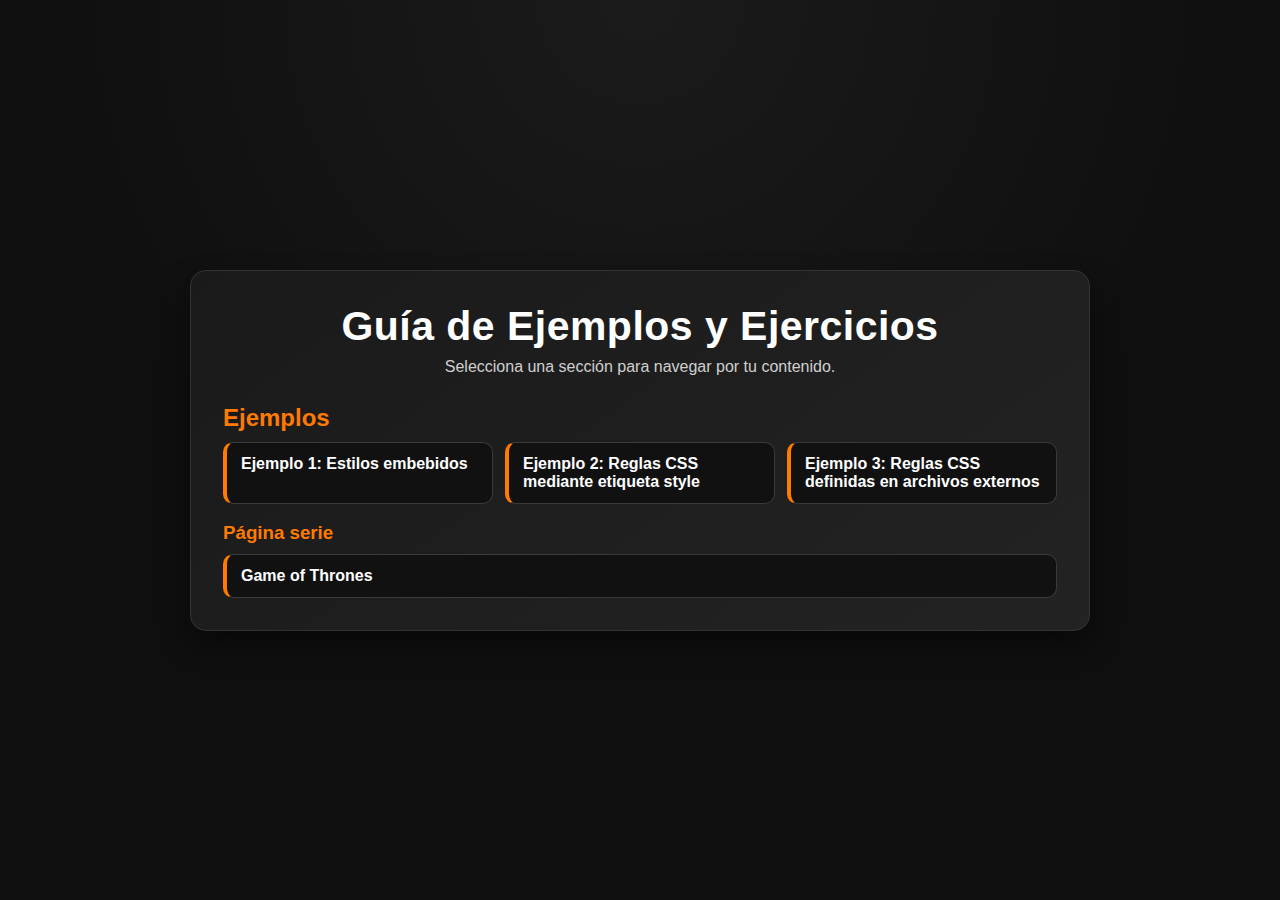
<file: index.html>
<!DOCTYPE html>
<html lang="es">
<head>
  <meta charset="UTF-8">
  <meta name="viewport" content="width=device-width, initial-scale=1.0">
  <title>Guía de Ejemplos y Ejercicios</title>
  <style>
    :root {
      --bg: #0f0f0f;
      --surface: #1a1a1a;
      --surface-2: #232323;
      --text: #ffffff;
      --muted: #cfcfcf;
      --accent: #ff7a00;
      --accent-hover: #ff922e;
    }

    * {
      box-sizing: border-box;
    }

    body {
      margin: 0;
      min-height: 100vh;
      font-family: "Segoe UI", Tahoma, Geneva, Verdana, sans-serif;
      background: radial-gradient(circle at top, #1b1b1b 0%, var(--bg) 55%);
      color: var(--text);
      display: flex;
      align-items: center;
      justify-content: center;
      padding: 24px;
    }

    .container {
      width: min(900px, 100%);
      background: linear-gradient(145deg, var(--surface) 0%, var(--surface-2) 100%);
      border: 1px solid #333;
      border-radius: 16px;
      padding: 32px;
      box-shadow: 0 12px 28px rgba(0, 0, 0, 0.45);
    }

    h1 {
      margin: 0 0 8px;
      text-align: center;
      font-size: clamp(1.8rem, 3.2vw, 2.6rem);
      color: var(--text);
      letter-spacing: 0.5px;
    }

    .subtitle {
      margin: 0 0 28px;
      text-align: center;
      color: var(--muted);
      font-size: 1rem;
    }

    .links h2,
    .links h3 {
      color: var(--accent);
      margin: 18px 0 10px;
      text-align: left;
    }

    .link-grid {
      display: grid;
      grid-template-columns: repeat(auto-fit, minmax(250px, 1fr));
      gap: 12px;
    }

    a {
      display: block;
      background: #111;
      color: var(--text);
      text-decoration: none;
      border: 1px solid #3a3a3a;
      border-left: 4px solid var(--accent);
      border-radius: 10px;
      padding: 12px 14px;
      font-weight: 600;
      transition: transform 0.2s ease, border-color 0.2s ease, background 0.2s ease;
    }

    a:hover {
      background: #1f1f1f;
      border-color: var(--accent-hover);
      transform: translateY(-2px);
    }

    @media (max-width: 600px) {
      .container {
        padding: 22px;
      }
    }
  </style>
</head>
<body>
  <main class="container">
    <h1>Guía de Ejemplos y Ejercicios</h1>
    <p class="subtitle">Selecciona una sección para navegar por tu contenido.</p>

    <div class="links">
      <h2>Ejemplos</h2>
      <div class="link-grid">
        <a href="estilos_embebidos.html">Ejemplo 1: Estilos embebidos</a>
        <a href="ejemplo2.html">Ejemplo 2: Reglas CSS mediante etiqueta style</a>
        <a href="paises.html">Ejemplo 3: Reglas CSS definidas en archivos externos</a>
      </div>

      <h3>Página serie</h3>
      <div class="link-grid">
        <a href="gameofthrones.html">Game of Thrones</a>
      </div>
    </div>
  </main>
</body>
</html>
</file>
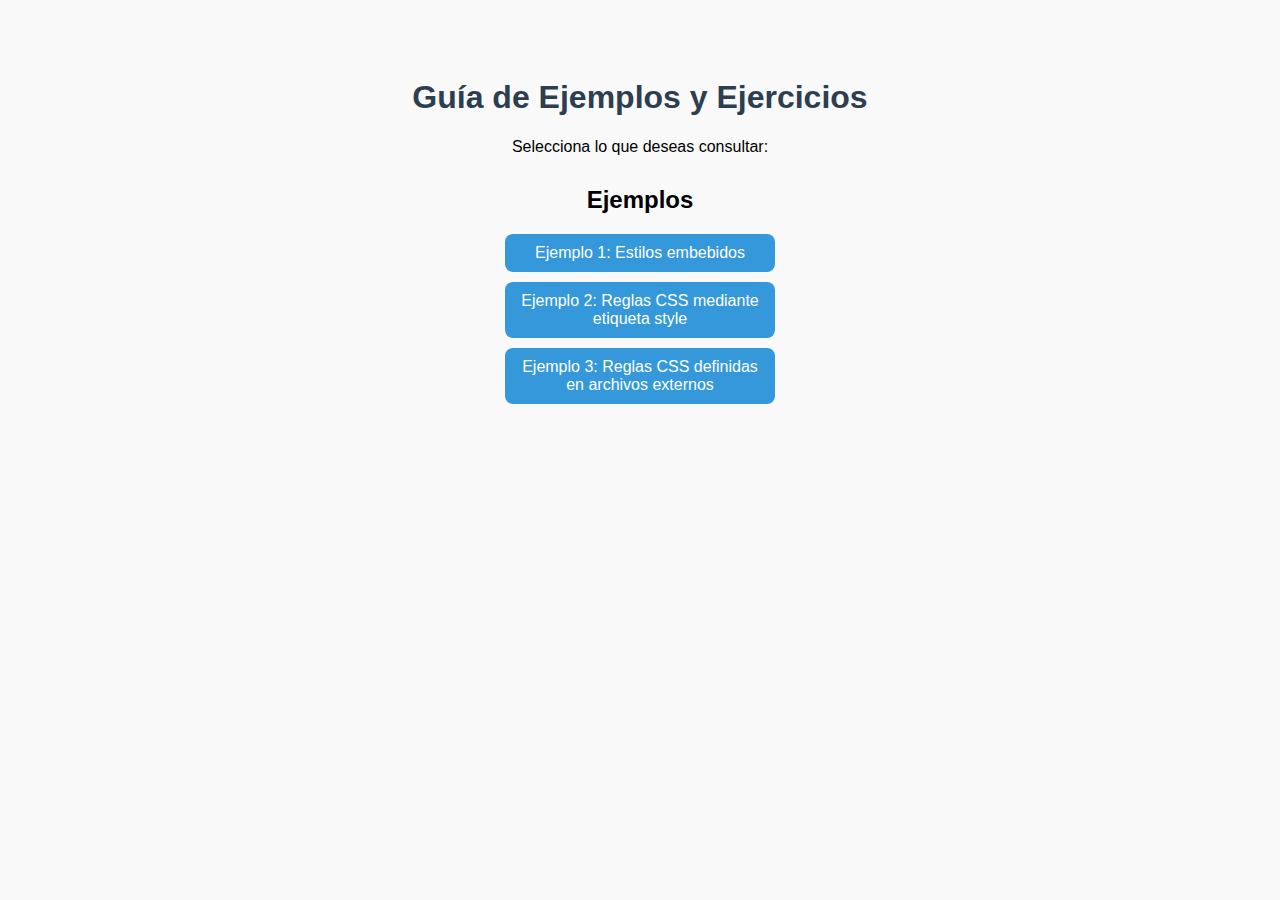
<file: css/index.html>
<!DOCTYPE html>
<html lang="es">
<head>
  <meta charset="UTF-8">
  <meta name="viewport" content="width=device-width, initial-scale=1.0">
  <title>Guía de Ejemplos y Ejercicios</title>
  <style>
    body {
      font-family: Arial, sans-serif;
      background: #f9f9f9;
      text-align: center;
      padding: 50px;
    }
    h1 {
      color: #2c3e50;
    }
    .links {
      margin-top: 30px;
    }
    a {
      display: block;
      margin: 10px;
      padding: 10px;
      text-decoration: none;
      color: white;
      background: #3498db;
      border-radius: 8px;
      width: 250px;
      margin-left: auto;
      margin-right: auto;
    }
    a:hover {
      background: #2980b9;
    }
  </style>
</head>
<body>
  <h1>Guía de Ejemplos y Ejercicios</h1>
  <p>Selecciona lo que deseas consultar:</p>
  
  <div class="links">
    <h2>Ejemplos</h2>
    <a href="estilos_embebidos.html">Ejemplo 1: Estilos embebidos</a>
    <a href="ejemplo2.html">Ejemplo 2: Reglas CSS mediante etiqueta style </a>
    <a href="paises.html">Ejemplo 3: Reglas CSS definidas en archivos externos</a>

  </div>
</body>
</html>
</file>
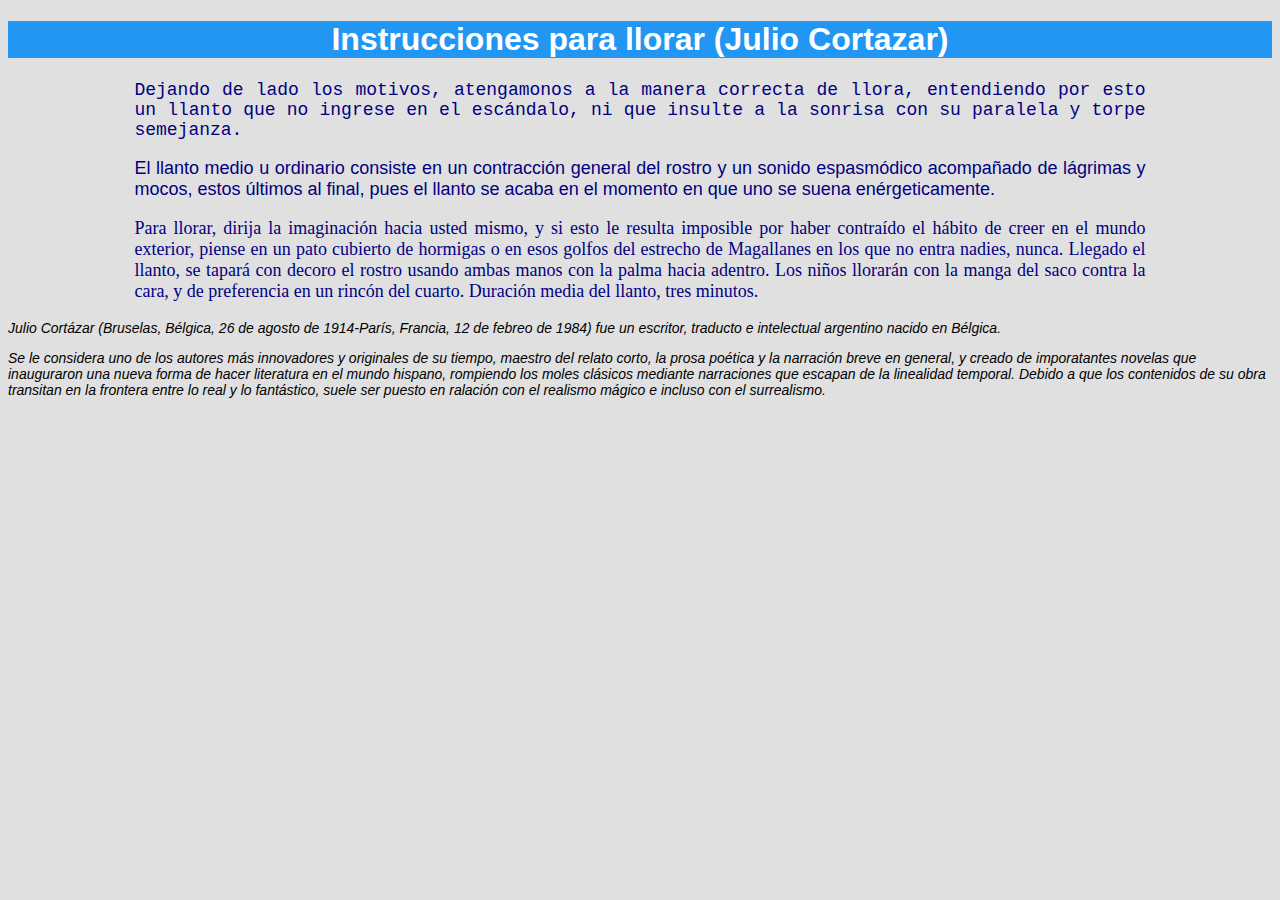
<file: ejemplo2.html>
<!DOCTYPE html>
<html lang="en">
<head>
    <meta charset="UTF-8">
    <meta name="viewport" content="width=device-width, initial-scale=1.0">
    <title>Usando la etiqueta style</title>
    <style>
        body{
            background-color: #E0E0E0;
            font-family: Arial, sans-serif;
        }
        h1{
            background-color: #2196F3;
            color: white;
            text-align: center;
        }
        div.contenido{
            margin:0 auto;
            width: 80%;
        }
        p{
            font-size: 18px;
        }
        .cuento{
            color: navy;
            text-align: justify;
        }

        .parrafo1{
            font-family: "Courier New", monospace;
        }
        .parrafo2{
            font-family: Verdana, Geneva, sans-serif;
        }
        .parrafo3{
            font-family: Georgia, "Times New Roman", Times, serif;
        }

        div.autor{
            font-style: italic;
        }
        p.julio{
            font-size: 14px;
        }

    </style>
</head>
<body>
    <h1> Instrucciones para llorar (Julio Cortazar)</h1>
    <div class="contenido">
        <p class="cuento parrafo1">Dejando de lado los motivos, atengamonos a la manera correcta de llora, entendiendo por esto un llanto que no ingrese en el escándalo, ni que insulte a la sonrisa con su paralela y torpe semejanza.</p>

        <p class="cuento parrafo2"> El llanto medio u ordinario consiste en un contracción general del rostro y un sonido espasmódico acompañado de lágrimas y mocos, estos últimos al final, pues el llanto se acaba en el momento en que uno se suena enérgeticamente.</p>

        <p class="cuento parrafo3">Para llorar, dirija la imaginación hacia usted mismo, y si esto le resulta imposible por haber contraído el hábito de creer en el mundo exterior, piense en un pato cubierto de hormigas o en esos golfos del estrecho de Magallanes en los que no entra nadies, nunca. Llegado el llanto, se tapará con decoro el rostro usando ambas manos con la palma hacia adentro. Los niños llorarán con la manga del saco contra la cara, y de preferencia en un rincón del cuarto. Duración media del llanto, tres minutos.</p>
    </div>
    <div class="autor">
        <p class="julio">
            Julio Cortázar (Bruselas, Bélgica, 26 de agosto de 1914-París, Francia, 12 de febreo de 1984) fue un escritor, traducto e intelectual argentino nacido en Bélgica.
        </p>
        <p class="julio">
            Se le considera uno de los autores más innovadores y originales de su tiempo, maestro del relato corto, la prosa poética y la narración breve en general, y creado de imporatantes novelas que inauguraron una nueva forma de hacer literatura en el mundo hispano, rompiendo los moles clásicos mediante narraciones que escapan de la linealidad temporal. Debido a que los contenidos de su obra transitan en la frontera entre lo real y lo fantástico, suele ser puesto en ralación con el realismo mágico e incluso con el surrealismo.
        </p>
    </div>
</body>
</html>
</file>
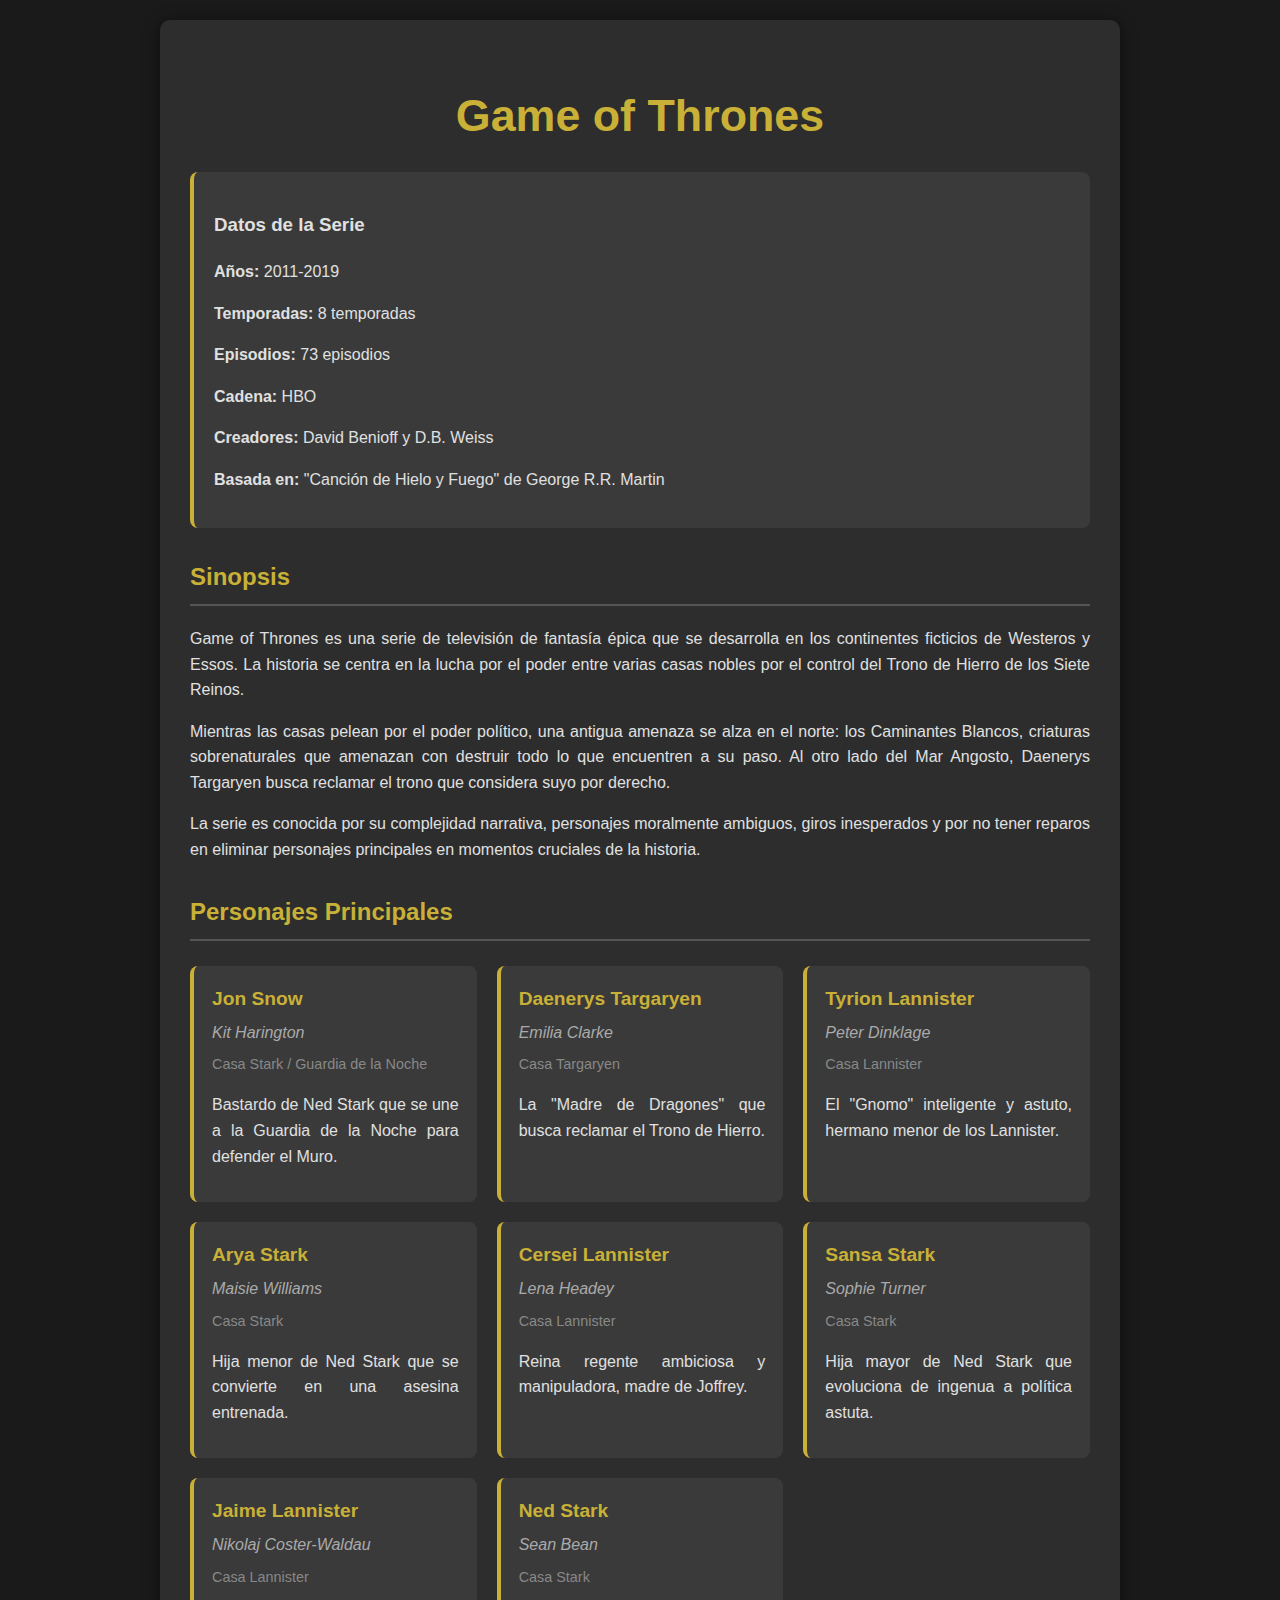
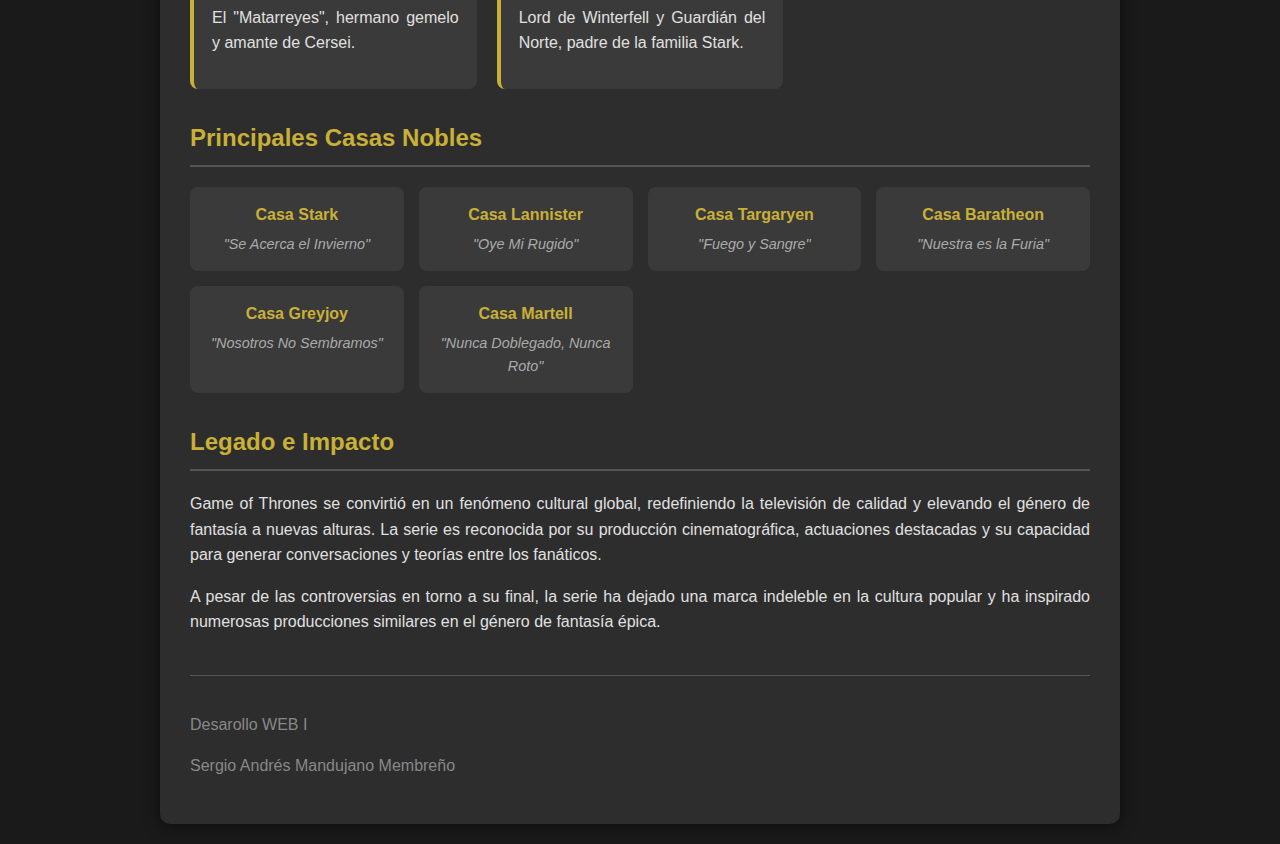
<file: gameofthrones.html>
<!DOCTYPE html>
<html lang="es">
<head>
    <meta charset="UTF-8">
    <meta name="viewport" content="width=device-width, initial-scale=1.0">
    <title>Game of Thrones</title>
    <link rel="stylesheet" href="css/estilosgot.css">
</head>
<body>
    <div class="container">
        <h1>Game of Thrones</h1>

        <div class="info-box">
            <h3>Datos de la Serie</h3>
            <p><strong>Años:</strong> 2011-2019</p>
            <p><strong>Temporadas:</strong> 8 temporadas</p>
            <p><strong>Episodios:</strong> 73 episodios</p>
            <p><strong>Cadena:</strong> HBO</p>
            <p><strong>Creadores:</strong> David Benioff y D.B. Weiss</p>
            <p><strong>Basada en:</strong> "Canción de Hielo y Fuego" de George R.R. Martin</p>
        </div>

        <h2>Sinopsis</h2>
        <p>Game of Thrones es una serie de televisión de fantasía épica que se desarrolla en los continentes ficticios de Westeros y Essos. La historia se centra en la lucha por el poder entre varias casas nobles por el control del Trono de Hierro de los Siete Reinos.</p>
        
        <p>Mientras las casas pelean por el poder político, una antigua amenaza se alza en el norte: los Caminantes Blancos, criaturas sobrenaturales que amenazan con destruir todo lo que encuentren a su paso. Al otro lado del Mar Angosto, Daenerys Targaryen busca reclamar el trono que considera suyo por derecho.</p>
        
        <p>La serie es conocida por su complejidad narrativa, personajes moralmente ambiguos, giros inesperados y por no tener reparos en eliminar personajes principales en momentos cruciales de la historia.</p>

        <h2>Personajes Principales</h2>
        <div class="characters-grid">
            <div class="character">
                <div class="character-name">Jon Snow</div>
                <div class="actor-name">Kit Harington</div>
                <div class="house">Casa Stark / Guardia de la Noche</div>
                <p>Bastardo de Ned Stark que se une a la Guardia de la Noche para defender el Muro.</p>
            </div>
            
            <div class="character">
                <div class="character-name">Daenerys Targaryen</div>
                <div class="actor-name">Emilia Clarke</div>
                <div class="house">Casa Targaryen</div>
                <p>La "Madre de Dragones" que busca reclamar el Trono de Hierro.</p>
            </div>
            
            <div class="character">
                <div class="character-name">Tyrion Lannister</div>
                <div class="actor-name">Peter Dinklage</div>
                <div class="house">Casa Lannister</div>
                <p>El "Gnomo" inteligente y astuto, hermano menor de los Lannister.</p>
            </div>
            
            <div class="character">
                <div class="character-name">Arya Stark</div>
                <div class="actor-name">Maisie Williams</div>
                <div class="house">Casa Stark</div>
                <p>Hija menor de Ned Stark que se convierte en una asesina entrenada.</p>
            </div>
            
            <div class="character">
                <div class="character-name">Cersei Lannister</div>
                <div class="actor-name">Lena Headey</div>
                <div class="house">Casa Lannister</div>
                <p>Reina regente ambiciosa y manipuladora, madre de Joffrey.</p>
            </div>
            
            <div class="character">
                <div class="character-name">Sansa Stark</div>
                <div class="actor-name">Sophie Turner</div>
                <div class="house">Casa Stark</div>
                <p>Hija mayor de Ned Stark que evoluciona de ingenua a política astuta.</p>
            </div>
            
            <div class="character">
                <div class="character-name">Jaime Lannister</div>
                <div class="actor-name">Nikolaj Coster-Waldau</div>
                <div class="house">Casa Lannister</div>
                <p>El "Matarreyes", hermano gemelo y amante de Cersei.</p>
            </div>
            
            <div class="character">
                <div class="character-name">Ned Stark</div>
                <div class="actor-name">Sean Bean</div>
                <div class="house">Casa Stark</div>
                <p>Lord de Winterfell y Guardián del Norte, padre de la familia Stark.</p>
            </div>
        </div>

        <h2>Principales Casas Nobles</h2>
        <div class="houses-grid">
            <div class="house-card">
                <div class="house-name">Casa Stark</div>
                <div class="motto">"Se Acerca el Invierno"</div>
            </div>
            
            <div class="house-card">
                <div class="house-name">Casa Lannister</div>
                <div class="motto">"Oye Mi Rugido"</div>
            </div>
            
            <div class="house-card">
                <div class="house-name">Casa Targaryen</div>
                <div class="motto">"Fuego y Sangre"</div>
            </div>
            
            <div class="house-card">
                <div class="house-name">Casa Baratheon</div>
                <div class="motto">"Nuestra es la Furia"</div>
            </div>
            
            <div class="house-card">
                <div class="house-name">Casa Greyjoy</div>
                <div class="motto">"Nosotros No Sembramos"</div>
            </div>
            
            <div class="house-card">
                <div class="house-name">Casa Martell</div>
                <div class="motto">"Nunca Doblegado, Nunca Roto"</div>
            </div>
        </div>

        <h2>Legado e Impacto</h2>
        <p>Game of Thrones se convirtió en un fenómeno cultural global, redefiniendo la televisión de calidad y elevando el género de fantasía a nuevas alturas. La serie es reconocida por su producción cinematográfica, actuaciones destacadas y su capacidad para generar conversaciones y teorías entre los fanáticos.</p>
        
        <p>A pesar de las controversias en torno a su final, la serie ha dejado una marca indeleble en la cultura popular y ha inspirado numerosas producciones similares en el género de fantasía épica.</p>

        <div class="footer">
            <p>Desarollo WEB I</p>
            <p>Sergio Andrés Mandujano Membreño</p>
        </div>
    </div>
</body>
</html>
</file>
<file: css/estilosgot.css>
body {
    font-family: Arial, sans-serif;
    line-height: 1.6;
    margin: 0;
    padding: 20px;
    background-color: #1a1a1a;
    color: #e0e0e0;
}

.container {
    max-width: 900px;
    margin: 0 auto;
    background-color: #2d2d2d;
    padding: 30px;
    border-radius: 10px;
    box-shadow: 0 2px 15px rgba(0,0,0,0.5);
}

h1 {
color: #c9b037;
text-align: center;
font-size: 2.8em;
margin-bottom: 10px;
font-weight: bold;
}

.subtitle {
text-align: center;
color: #888;
font-style: italic;
margin-bottom: 30px;
font-size: 1.1em;
}

h2 {
color: #c9b037;
border-bottom: 2px solid #555;
padding-bottom: 8px;
margin-top: 30px;
}

p {
margin-bottom: 15px;
text-align: justify;
}

.info-box {
background-color: #3a3a3a;
padding: 20px;
border-radius: 8px;
margin: 20px 0;
border-left: 4px solid #c9b037;
}

.characters-grid {
display: grid;
grid-template-columns: repeat(auto-fit, minmax(280px, 1fr));
gap: 20px;
margin: 25px 0;
}

.character {
background-color: #3a3a3a;
padding: 18px;
border-radius: 8px;
border-left: 4px solid #c9b037;
}

.character-name {
font-weight: bold;
color: #c9b037;
font-size: 1.2em;
margin-bottom: 5px;
}

.actor-name {
color: #aaa;
font-style: italic;
margin-bottom: 8px;
}

.house {
color: #888;
font-size: 0.9em;
margin-bottom: 8px;
}

.houses-grid {
display: grid;
grid-template-columns: repeat(auto-fit, minmax(200px, 1fr));
gap: 15px;
margin: 20px 0;
}

.house-card {
background-color: #3a3a3a;
padding: 15px;
border-radius: 8px;
text-align: center;
}

.house-name {
font-weight: bold;
color: #c9b037;
margin-bottom: 5px;
}

.motto {
font-style: italic;
color: #aaa;
font-size: 0.9em;
}

.footer {
text-align: center;
margin-top: 40px;
padding-top: 20px;
border-top: 1px solid #555;
color: #888;
}

@media (max-width: 600px) {
.container {
    padding: 20px;
}

h1 {
    font-size: 2.2em;
}

.characters-grid,
.houses-grid {
    grid-template-columns: 1fr;
}
}
</file>
